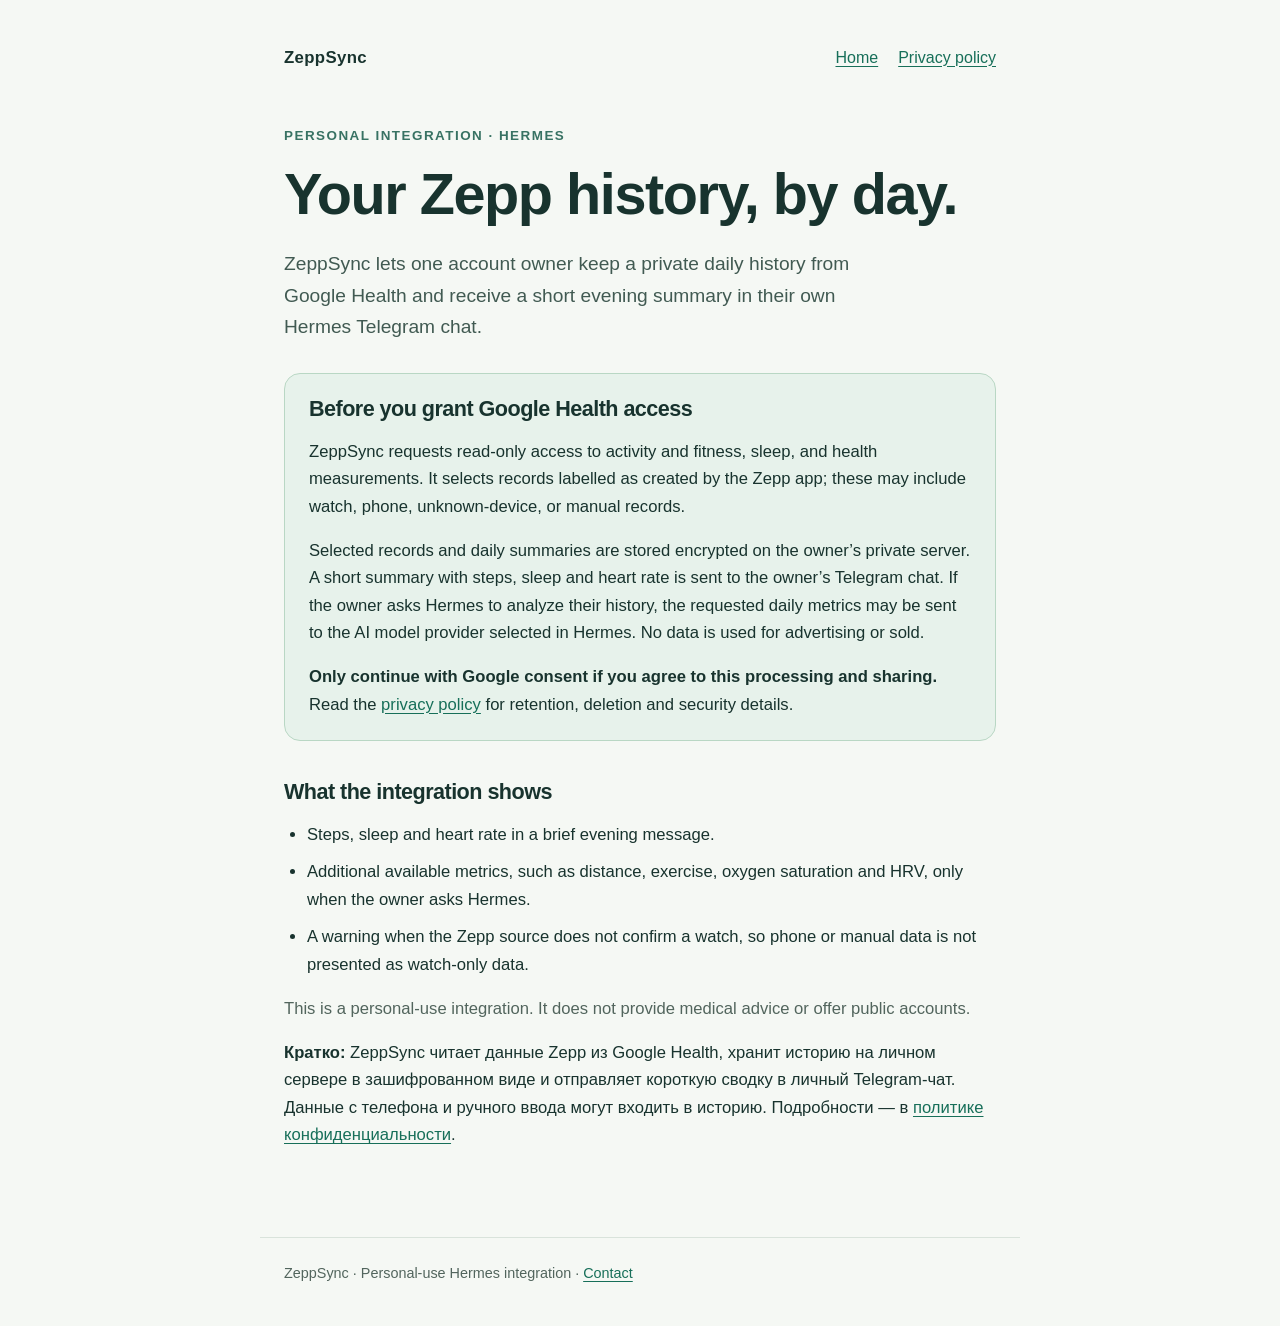
<file: index.html>
<!doctype html>
<html lang="en">
<head>
  <meta charset="utf-8">
  <meta name="viewport" content="width=device-width, initial-scale=1">
  <meta name="description" content="ZeppSync is a personal Google Health integration for private daily history in Hermes.">
  <title>ZeppSync · Personal health history</title>
  <link rel="stylesheet" href="/style.css">
</head>
<body>
  <header>
    <nav aria-label="Main navigation">
      <strong>ZeppSync</strong>
      <a href="/">Home</a>
      <a href="/privacy.html">Privacy policy</a>
    </nav>
  </header>
  <main>
    <p class="eyebrow">Personal integration · Hermes</p>
    <h1>Your Zepp history, by day.</h1>
    <p class="lead">ZeppSync lets one account owner keep a private daily history from Google Health and receive a short evening summary in their own Hermes Telegram chat.</p>

    <section class="notice" aria-labelledby="health-disclosure">
      <h2 id="health-disclosure">Before you grant Google Health access</h2>
      <p>ZeppSync requests read-only access to activity and fitness, sleep, and health measurements. It selects records labelled as created by the Zepp app; these may include watch, phone, unknown-device, or manual records.</p>
      <p>Selected records and daily summaries are stored encrypted on the owner’s private server. A short summary with steps, sleep and heart rate is sent to the owner’s Telegram chat. If the owner asks Hermes to analyze their history, the requested daily metrics may be sent to the AI model provider selected in Hermes. No data is used for advertising or sold.</p>
      <p><strong>Only continue with Google consent if you agree to this processing and sharing.</strong> Read the <a href="/privacy.html">privacy policy</a> for retention, deletion and security details.</p>
    </section>

    <h2>What the integration shows</h2>
    <ul>
      <li>Steps, sleep and heart rate in a brief evening message.</li>
      <li>Additional available metrics, such as distance, exercise, oxygen saturation and HRV, only when the owner asks Hermes.</li>
      <li>A warning when the Zepp source does not confirm a watch, so phone or manual data is not presented as watch-only data.</li>
    </ul>

    <p class="muted">This is a personal-use integration. It does not provide medical advice or offer public accounts.</p>
    <p lang="ru"><strong>Кратко:</strong> ZeppSync читает данные Zepp из Google Health, хранит историю на личном сервере в зашифрованном виде и отправляет короткую сводку в личный Telegram-чат. Данные с телефона и ручного ввода могут входить в историю. Подробности — в <a href="/privacy.html">политике конфиденциальности</a>.</p>
  </main>
  <footer>ZeppSync · Personal-use Hermes integration · <a href="mailto:ecoromus@gmail.com">Contact</a></footer>
</body>
</html>
</file>
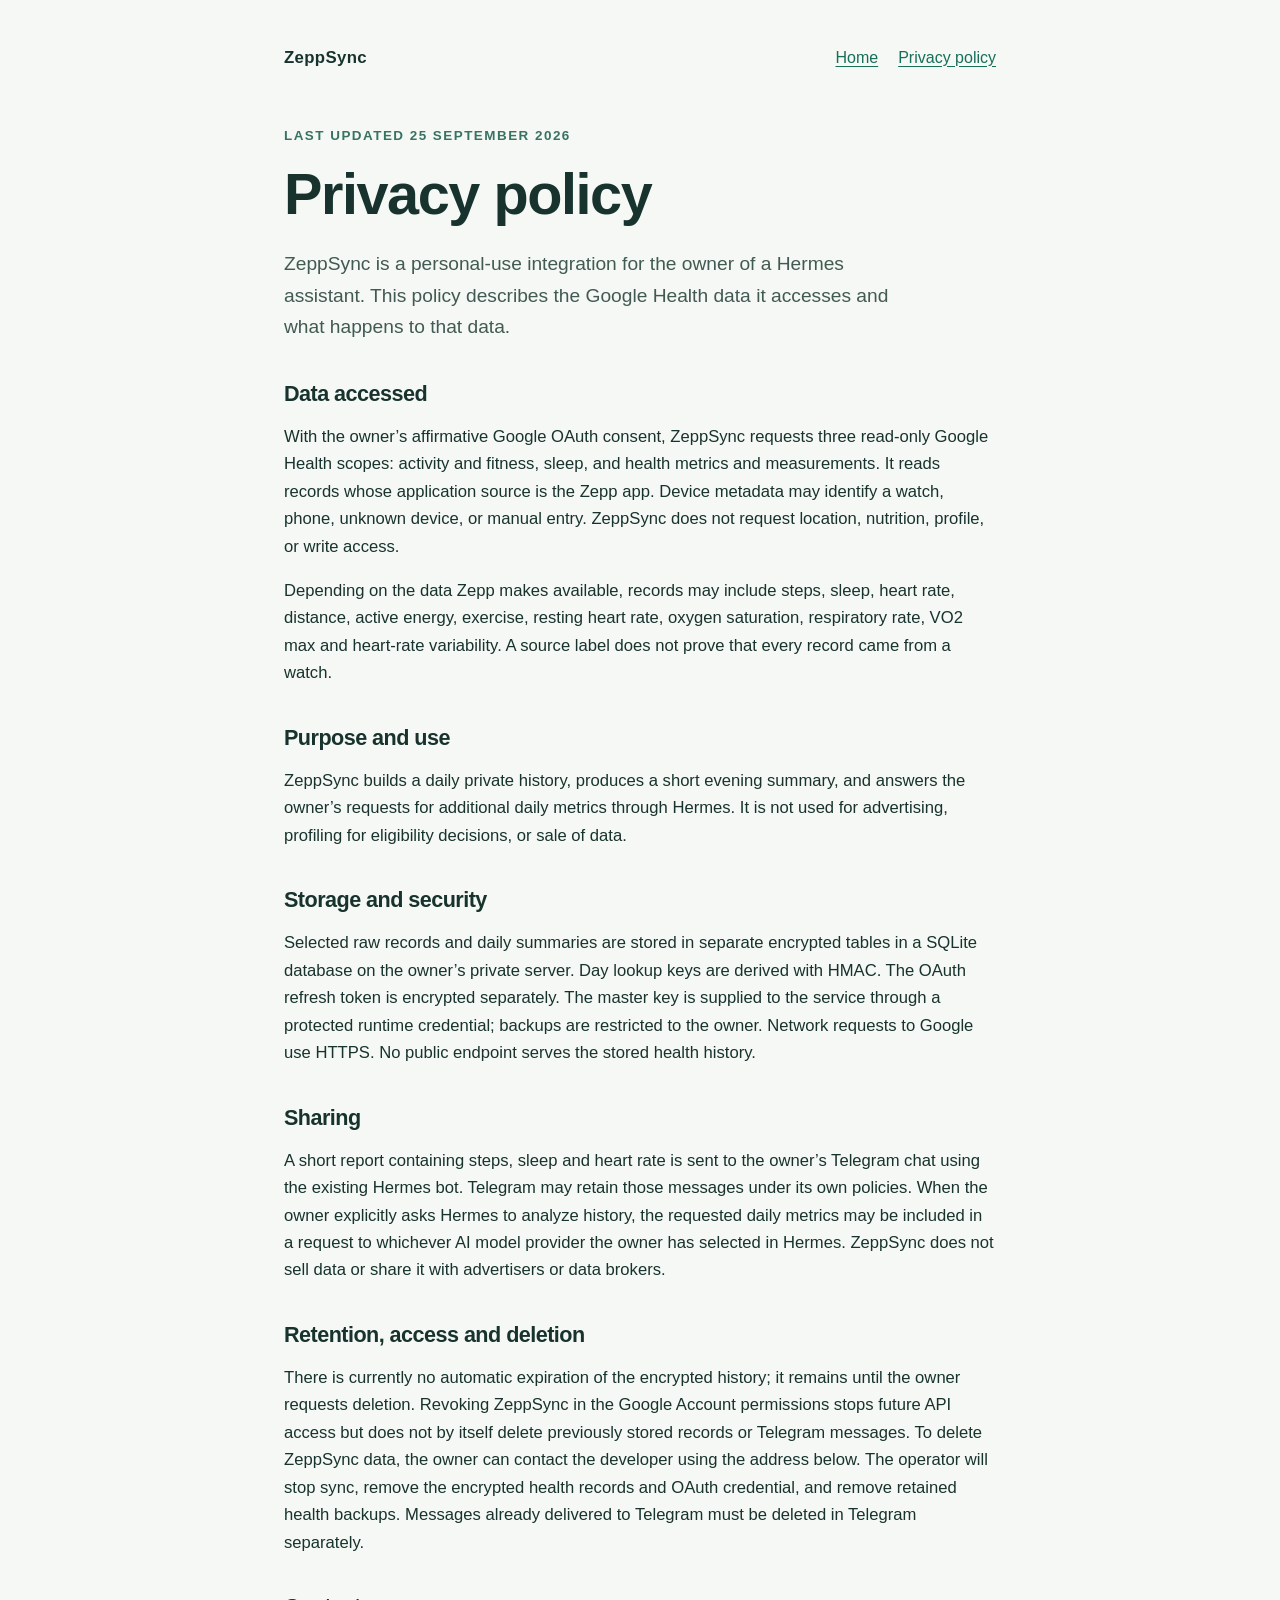
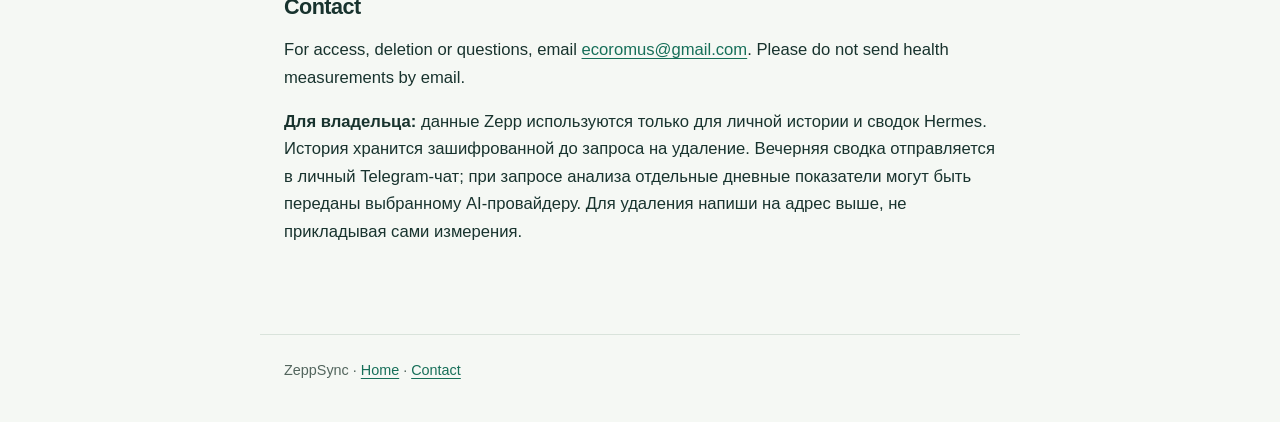
<file: privacy.html>
<!doctype html>
<html lang="en">
<head>
  <meta charset="utf-8">
  <meta name="viewport" content="width=device-width, initial-scale=1">
  <meta name="description" content="How the personal ZeppSync integration reads, stores, shares and deletes Google Health data.">
  <title>Privacy policy · ZeppSync</title>
  <link rel="stylesheet" href="/style.css">
</head>
<body>
  <header>
    <nav aria-label="Main navigation">
      <strong>ZeppSync</strong>
      <a href="/">Home</a>
      <a href="/privacy.html" aria-current="page">Privacy policy</a>
    </nav>
  </header>
  <main>
    <p class="eyebrow">Last updated 25 September 2026</p>
    <h1>Privacy policy</h1>
    <p class="lead">ZeppSync is a personal-use integration for the owner of a Hermes assistant. This policy describes the Google Health data it accesses and what happens to that data.</p>

    <h2>Data accessed</h2>
    <p>With the owner’s affirmative Google OAuth consent, ZeppSync requests three read-only Google Health scopes: activity and fitness, sleep, and health metrics and measurements. It reads records whose application source is the Zepp app. Device metadata may identify a watch, phone, unknown device, or manual entry. ZeppSync does not request location, nutrition, profile, or write access.</p>
    <p>Depending on the data Zepp makes available, records may include steps, sleep, heart rate, distance, active energy, exercise, resting heart rate, oxygen saturation, respiratory rate, VO2 max and heart-rate variability. A source label does not prove that every record came from a watch.</p>

    <h2>Purpose and use</h2>
    <p>ZeppSync builds a daily private history, produces a short evening summary, and answers the owner’s requests for additional daily metrics through Hermes. It is not used for advertising, profiling for eligibility decisions, or sale of data.</p>

    <h2>Storage and security</h2>
    <p>Selected raw records and daily summaries are stored in separate encrypted tables in a SQLite database on the owner’s private server. Day lookup keys are derived with HMAC. The OAuth refresh token is encrypted separately. The master key is supplied to the service through a protected runtime credential; backups are restricted to the owner. Network requests to Google use HTTPS. No public endpoint serves the stored health history.</p>

    <h2>Sharing</h2>
    <p>A short report containing steps, sleep and heart rate is sent to the owner’s Telegram chat using the existing Hermes bot. Telegram may retain those messages under its own policies. When the owner explicitly asks Hermes to analyze history, the requested daily metrics may be included in a request to whichever AI model provider the owner has selected in Hermes. ZeppSync does not sell data or share it with advertisers or data brokers.</p>

    <h2>Retention, access and deletion</h2>
    <p>There is currently no automatic expiration of the encrypted history; it remains until the owner requests deletion. Revoking ZeppSync in the Google Account permissions stops future API access but does not by itself delete previously stored records or Telegram messages. To delete ZeppSync data, the owner can contact the developer using the address below. The operator will stop sync, remove the encrypted health records and OAuth credential, and remove retained health backups. Messages already delivered to Telegram must be deleted in Telegram separately.</p>

    <h2>Contact</h2>
    <p>For access, deletion or questions, email <a href="mailto:ecoromus@gmail.com">ecoromus@gmail.com</a>. Please do not send health measurements by email.</p>

    <p lang="ru"><strong>Для владельца:</strong> данные Zepp используются только для личной истории и сводок Hermes. История хранится зашифрованной до запроса на удаление. Вечерняя сводка отправляется в личный Telegram-чат; при запросе анализа отдельные дневные показатели могут быть переданы выбранному AI-провайдеру. Для удаления напиши на адрес выше, не прикладывая сами измерения.</p>
  </main>
  <footer>ZeppSync · <a href="/">Home</a> · <a href="mailto:ecoromus@gmail.com">Contact</a></footer>
</body>
</html>
</file>
<file: style.css>
:root {
  color-scheme: light;
  font-family: -apple-system, BlinkMacSystemFont, "Segoe UI", sans-serif;
  color: #18332e;
  background: #f5f8f4;
}

* { box-sizing: border-box; }

body { margin: 0; line-height: 1.65; }

header, main, footer { max-width: 760px; margin: 0 auto; padding: 0 24px; }

header { padding-top: 44px; }

nav { display: flex; gap: 20px; align-items: center; flex-wrap: wrap; }

nav strong { font-size: 1.05rem; letter-spacing: .02em; margin-right: auto; }

main { padding-top: 40px; padding-bottom: 72px; }

h1, h2 { line-height: 1.18; letter-spacing: -.025em; }

h1 { font-size: clamp(2.2rem, 7vw, 3.6rem); margin: 0 0 18px; }

h2 { font-size: 1.35rem; margin: 38px 0 12px; }

p, li { font-size: 1.04rem; }

ul { padding-left: 23px; }

li + li { margin-top: 10px; }

a { color: #176f59; text-underline-offset: 3px; }

a:hover, a:focus-visible { color: #0b4d3b; }

.eyebrow { color: #387263; font-size: .84rem; font-weight: 700; letter-spacing: .11em; text-transform: uppercase; }

.lead { color: #415a52; font-size: 1.2rem; max-width: 620px; }

.notice { background: #e7f2eb; border: 1px solid #b9d7c4; border-radius: 16px; padding: 22px 24px; margin-top: 30px; }

.notice h2 { margin-top: 0; }

.notice p:last-child { margin-bottom: 0; }

.muted { color: #52655d; }

footer { border-top: 1px solid #d9e3db; color: #52655d; font-size: .9rem; padding-top: 24px; padding-bottom: 40px; }

@media (max-width: 560px) {
  header { padding-top: 24px; }
  nav strong { width: 100%; }
  main { padding-top: 28px; }
  .notice { padding: 18px; }
}
</file>
